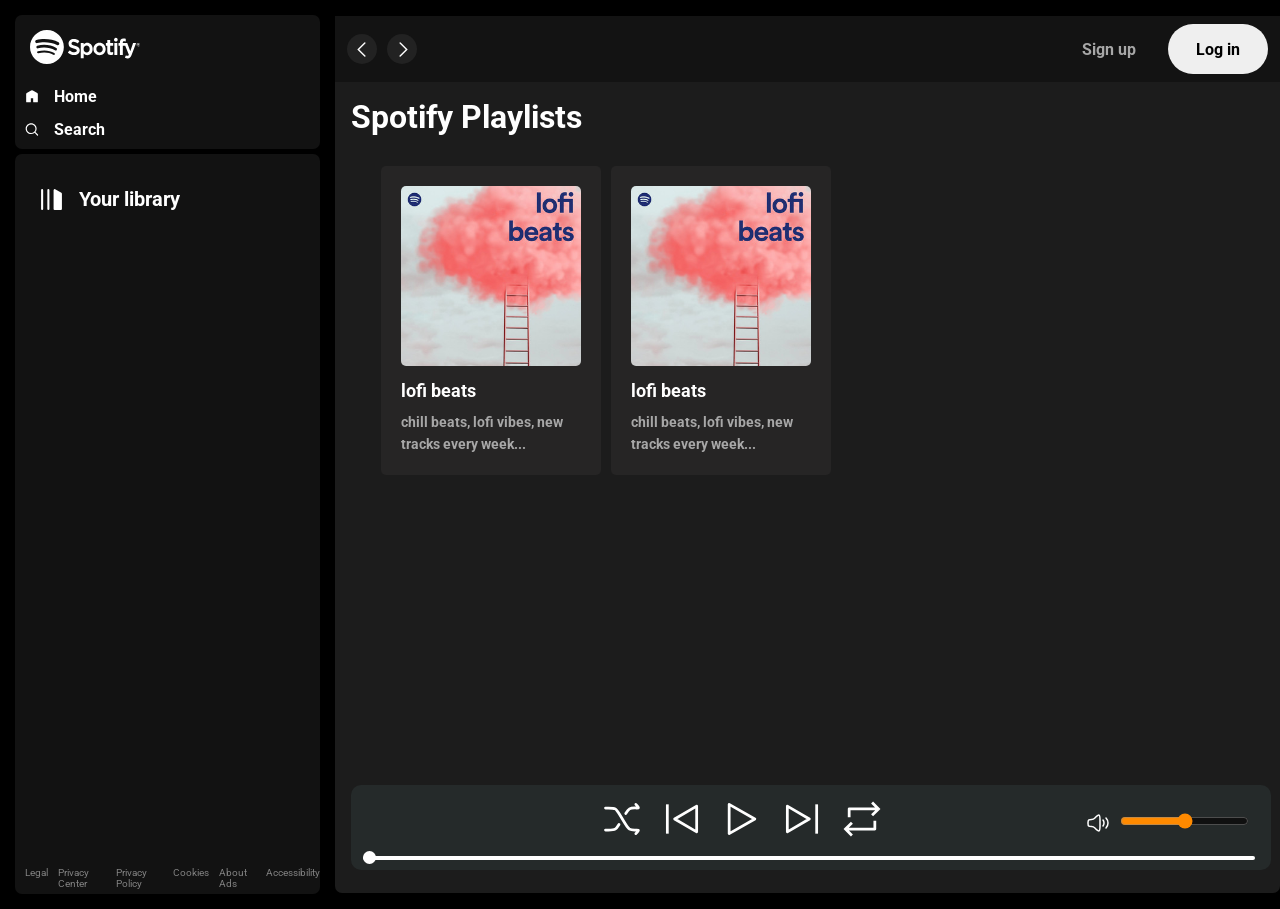
<file: index.html>
<!DOCTYPE html>
<html>
  <head>
    <meta charset="UTF-8" />
    <meta name="viewport" content="width=device-width, initial-scale=1.0" />
    <link rel="icon" href="/favicon.ico" />
    <link rel="preconnect" href="https://fonts.googleapis.com" />
    <link rel="preconnect" href="https://fonts.gstatic.com" crossorigin />
    <link
      href="https://fonts.googleapis.com/css2?family=Comic+Neue&family=Roboto:wght@400;500;700&display=swap"
      rel="stylesheet"
    />
    <link rel="stylesheet" href="/spotifystyle.css" />
    <link rel="stylesheet" href="/spotifyutility.css" />
    <title>Spotify</title>
  </head>

  <body>
    <div class="container flex bg-black">
      <div class="left">
        <div class="close">
          <img src="/svgss/cancel-01.svg" class="invert closeicon" />
        </div>
        <div class="home bg-grey rounded m-1 p-1">
          <div class="logo m-1">
            <img
              class="invert spotifyLogo"
              src="/svgss/spotifylogo.svg"
              alt="spotify"
            />
          </div>
          <ul>
            <li><img class="invert" src="/svgss/home.svg" alt="home" />Home</li>
            <li>
              <img class="invert" src="/svgss/search.svg" alt="search" />Search
            </li>
          </ul>
        </div>
        <div class="library bg-grey rounded m-1 p-1">
          <div class="heading">
            <img src="/svgss/playlist.svg" class="invert" alt="playlist" />
            <h2>Your library</h2>
          </div>
          <div class="footer">
            <div>
              <a href="https://www.spotify.com/jp/legal/"><span>Legal</span></a>
            </div>
            <div>
              <a href="https://www.spotify.com/jp/privacy/"
                ><span>Privacy Center</span></a
              >
            </div>
            <div>
              <a href="https://www.spotify.com/jp/legal/privacy-policy/"
                ><span>Privacy Policy</span></a
              >
            </div>
            <div>
              <a href="https://www.spotify.com/jp/legal/cookies-policy/"
                ><span>Cookies</span></a
              >
            </div>
            <div>
              <a href="https://www.spotify.com/jp/legal/privacy-policy/#s3"
                ><span>About Ads</span></a
              >
            </div>
            <div>
              <a href="https://www.spotify.com/jp/accessibility"
                ><span>Accessibility</span></a
              >
            </div>
          </div>
          <div class="songList">
            <ul></ul>
          </div>
        </div>
      </div>
      <div class="right rounded">
        <div class="header">
          <div class="nav">
            <img class="invert hamburger" src="/svgss/menu-01.svg" />
            <button class="navbutton">
              <img src="/svgss/leftnav.svg" class="invert navicon" />
            </button>
            <button class="navbutton">
              <img src="/svgss/rightnav.svg" class="invert navicon" />
            </button>
          </div>
          <div class="buttons">
            <button class="signupButton">Sign up</button>
            <button class="loginButton">Log in</button>
          </div>
        </div>
        <div class="spotifyPlaylists">
          <h1>Spotify Playlists</h1>
          <div class="cardContainer">
            <div class="card">
              <div class="play">
                <button class="playButton">
                  <img
                    class="playIcon"
                    src="/svgss/playicon-removebg-preview.png"
                  />
                </button>
              </div>
              <img src="/svgss/spotify playlist1.jpeg" alt="" />
              <h2 class="playlistName">lofi beats</h2>
              <p class="playlistDesc">
                chill beats, lofi vibes, new tracks every week...
              </p>
            </div>
            <div class="card">
              <div class="play">
                <button class="playButton">
                  <img
                    class="playIcon"
                    src="/svgss/playicon-removebg-preview.png"
                  />
                </button>
              </div>
              <img src="/svgss/spotify playlist1.jpeg" alt="" />
              <h2 class="playlistName">lofi beats</h2>
              <p class="playlistDesc">
                chill beats, lofi vibes, new tracks every week...
              </p>
            </div>
          </div>

          <div class="playbar">
            <div class="seekbar invert">
              <div class="circle"></div>
            </div>
            <div class="abovebar">
              <div class="songInfo"></div>
              <div class="songButtons">
                <img id="shuffle" class="invert" src="/svgss/shuffle.svg" />
                <img id="previous" class="invert" src="/svgss/previous.svg" />
                <img id="play" class="invert" src="/svgss/play.svg" />
                <img id="next" class="invert" src="/svgss/next.svg" />
                <img
                  id="loop"
                  class="invert"
                  src="/svgss/arrow-reload-horizontal.svg"
                />
              </div>
              <div class="rockers invert">
                <div class="songTime invert"></div>
                <div class="volume invert">
                  <img class="invert" src="/svgss/volume-high.svg" class="" />
                  <div class="range invert">
                    <input type="range" name="volume" id="" />
                  </div>
                </div>
              </div>
            </div>
          </div>
        </div>
      </div>
    </div>
    <script src="/spotify.js" type="module"></script>
  </body>
</html>
</file>
<file: spotifystyle.css>
:root{
  --a: 0;
}
*{
  margin: 0;
  padding: 0;
  font-family: 'Roboto';
}
body{
  background-color: rgb(34,34,34);
  color: white;
}
.spotifyLogo{
  width: 110px;
}
.left{
  width: 25vw;
  padding: 10px;
}
.right{
  width: 75vw;
  margin: 16px 0;
  background-color: rgb(28, 28, 28);
  position: relative;
}
.home ul li{
  width: 14px;
  gap: 15px;
  display: flex;
  list-style: none;
  padding-top: 14px;
  font-weight: bold;
}
.heading{
  width: 100%;
  gap: 15px;
  display: flex;
  padding-top: 14px;
  padding: 23px 14px;
  font-weight: bold;
  align-items: center;
  font-size: 13px;
}
.heading img{
  width: 25px;
}
.library{
  min-height: 80vh;
  position: relative;
}
.footer{
  display: flex;
  font-size: 10px;
  gap: 10px;
  position: absolute;
  bottom: 5px;
}
.footer a{
  color: grey;
  text-decoration: none;
}
.navicon{
  width: 15px;
}
.navbutton{
  width: 30px;
  height: 30px;
  background: none;
  border: none;
  border-radius: 15px;
  align-items: center;
  background-color: rgb(34,34,34);
  cursor: pointer;
  padding-top: 3px;
}
.header{
  display: flex;
  justify-content: space-between;
  align-items: center;
  background-color: #131313;
  padding: 12px;
  height: 42px;
}
.spotifyPlaylists{
  padding: 16px;
}
.cardContainer{
  display: flex;
  gap: 10px;
  flex-wrap: wrap;
  margin: 30px;
  max-height: 70vh;
  overflow-y: auto;
}
.card{
  width: 180px;
  padding: 20px;
  border-radius: 5px;
  background-color: #262525;
  position: relative;
  transition: all 0.6s;
}
.card * >{
  padding-top: 10px;
}
.card img{
  width: 100%;
  object-fit: contain;
  border-radius: 5px;
}
img.playIcon{
  width: 34px;
}
.card:hover{
  background-color: rgb(57, 56, 56);
  cursor: pointer;
  --a: 1;
}
.playButton{
  display: flex;
  width: 50px;
  height: 50px;
  border-radius: 25px;
  background-color: #1ed760;
  border: none;
  cursor: pointer;
  justify-content: center;
  align-items: center;
  padding-left: 3px;
  position: absolute;
  bottom: 118px;
  right: 30px;
  opacity: var(--a);
  transition: all 1s ease-out;
}
.playlistName{
  margin-top: 10px;
  font-size: 18px;
}
.playlistDesc{
  margin-top: 10px;
  line-height: 22px;
  font-size: 14px;
  color: #a7a7a7;
  font-weight: bold;
}
.signupButton, .loginButton{
  width: 100px;
  height: 50px;
  border-radius: 25px;
  font-weight: bold;
  font-size: 16px;
  border: none;
  cursor: pointer;
}
.signupButton{
  background-color: transparent;
  color: #a7a7a7;
  margin-right: 5px;
}

.signupButton:hover{
  color: white;
  font-size: 17px;
}
.loginButton:hover{
  font-size: 17px;
  width: 102px;
  height: 52px;
}
.playbar{
  position: fixed;
  bottom: 30px;
  background-color: #252a2a;
  width: 70vw;
  min-height: 40px;
  padding: 12px;
  border-radius: 10px;
}
.songButtons{
  display: flex;
  justify-content: center;
  gap: 16px;
  margin-left: -159px;
  padding-bottom: 7px;
}
.songList{
  height: 544px;
  overflow: auto;
  margin-bottom: 34px;
}
.songList ul {
  list-style: none;
  padding: 0;
  margin: 0;
}

.songList ul li {
  display: flex;
  align-items: center;
  justify-content: space-between;
  border: 1px solid #ccc;
  overflow: hidden;
  margin: 12px 0;
  padding: 13px;
  border-radius: 5px;
  cursor: pointer;
}

.info {
  flex-grow: 1;
  padding: 0 10px;
  font-size: 13px;
  width: 125px;
  display: flex;
  flex-direction: column;
  overflow: hidden;
  min-width: 80px;
}

.playNow {
  display: flex;
  align-items: center;
  justify-content: center;
  padding: 0 10px;
  cursor: pointer;
  color: #fff;
  margin-left: 10px;
}
.pl{
  font-size: 14px;
  display: flex;
  margin-right: 3px;
}
.pl2{
  font-size: 14px;
  display: flex;
}
.playNow img {
  margin-left: 25px;
}
.musicicon{
  height: 25px;
  width: 25px;
  margin-right: 10px;
}
.seekbar{
  position: absolute;
  bottom: 10px;
  height: 4px;
  width: 97%;
  border-radius: 10px;
  background-color:  black;
  cursor: pointer;
}
.circle{
  width: 13px;
  height: 13px;
  border-radius: 13px;
  background-color: black;
  position: relative;
  bottom: 5px;
  left: 0%;
  transition: left 0.5s;
}
.songButtons img{
  cursor: pointer;
}
.abovebar{
  display: flex;
  justify-content: space-between;
  padding-bottom: 10px;
}
.songInfo, .songTime{
  padding: 0 12px;
}
.songInfo{
  width: 200px;
  height: 51px;
  margin-left: -7px
}
.hamburger{
  display: none;
}
.nav{
  display: flex;
  gap: 10px;
  align-items: center;
}
.rockers{
  display: flex;
  align-items: center;
  justify-content: center;
  margin-right: 10px;
}
.range input{
  cursor: pointer;
}
.volume{
  display: flex;
  align-items: center;
  gap: 10px;
  cursor: pointer;
}
@media (max-width: 1200px) {
  .left{
    position: absolute;
    left: -120%;
    transition: all .3s;
    z-index: 1;
    width: 375px;
    background-color: black;
    padding: 0;
  }
  .right{
    width: 100vw;
    margin: 0;
  }
  .playbar{
    width: 95vw;
  }
  .hamburger{
    display: block;
    height: 60px;
  }
  .playbar{
    width: calc(100vw - 75px);
    font-size: 14px;
  }
  .songButtons{
    height: 20px;
    padding-top: 12px;
    margin-left: 11px;
  }
  .songInfo{
    padding-top: 5px;
    height: 24px;
    width: auto;
  }
  .songTime{
    padding-bottom: 19px;
    width: auto;
  }
  .seekbar{
    width: calc(100vw - 120px);
  }
  .cardContainer{
    justify-content: center;
    margin: 0;
  }
  .card{
    width: 44vw;
  }
  .abovebar{
    flex-direction: column;
    gap: 12px;
    align-items: center;
    justify-content: center;
  }
  .spotifyPlaylists h1{
    padding: 16px;
  }
  .rockers{
    margin-top: 5px;
  }
  .rockers .volume{
    display: none;
  }
}
@media (max-width: 400px) {
  .card{
    width: 84vw;
  }
}
.closeicon{
  width: 30px;
}
.close{
  position: absolute;
  right: 50px;
  top: 35px;
}
</file>
<file: spotifyutility.css>
.border{
  border: 2px solid red;
  margin: 3px;
}
.flex{
  display: flex;
}
.justify-center{
  justify-content: center;
}
.align-item{
  align-items: center;
}
.bg-black{
  background-color: #000;
  color: white;
}
.bg-grey{
  background-color: #121212;
}
.invert{
  filter: invert(1);
}
.rounded{
  border-radius: 7px;
}
.m-1{
  margin: 5px;
}
.p-1{
  padding: 10px;
}
/* Custom Scrollbar Styles */
::-webkit-scrollbar {
  width: 12px;
}

::-webkit-scrollbar-thumb {
  background-color: #333; /* Dark color for the thumb */
  border-radius: 6px;
}

::-webkit-scrollbar-track {
  background-color: #474545; /* Dark color for the track */
  border-radius: 7px;
}

/* Optional: Handle when the user hovers over the scrollbar */
::-webkit-scrollbar-thumb:hover {
  background-color: #666; /* Darker color on hover */
}

/* Optional: Handle when the user hovers over the track */
::-webkit-scrollbar-track:hover {
  background-color: #777; /* Darker color on hover */
}
</file>
